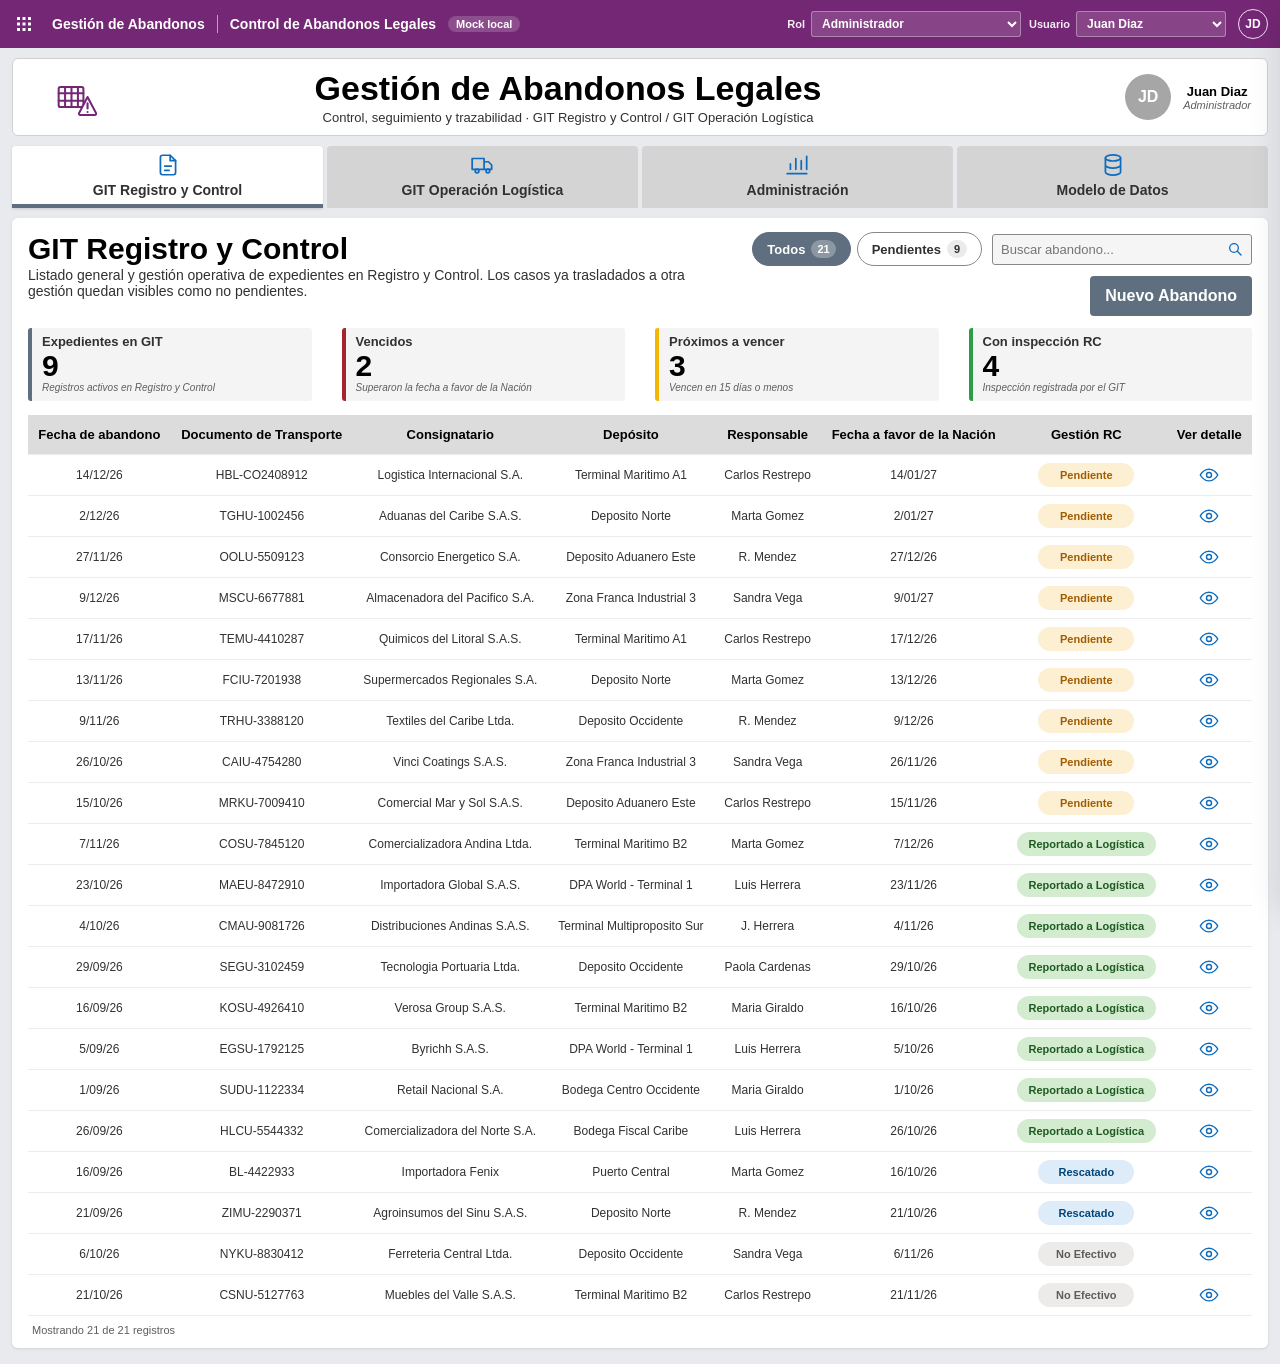
<file: index.html>
<!DOCTYPE html>
<html lang="es">
<head>
  <meta charset="UTF-8" />
  <meta http-equiv="refresh" content="0; url=webapp/index.html" />
  <title>Gestión de Abandonos Legales</title>
  <link rel="canonical" href="webapp/index.html" />
</head>
<body>
  <p>Redirigiendo a <a href="webapp/index.html">la aplicación</a>...</p>
</body>
</html>
</file>
<file: webapp/styles.css>
:root {
  --primary: #742774;
  --primary-dark: #5c1f5c;
  --accent: #0f6cbd;
  --btn: #5f6f7f;
  --btn-dark: #4a5866;
  --tab-bg: #d4d4d4;
  --surface: #ffffff;
  --background: #e8eaed;
  --surface-container: #faf9f8;
  --surface-container-low: #f4f3f2;
  --surface-container-high: #e9e8e7;
  --kpi-bg: #f4f4f4;
  --outline: #8a8886;
  --outline-variant: #d2d0ce;
  --text: #323130;
  --text-muted: #605e5c;
  --danger: #ba1a1a;
  --danger-bg: #ffdad6;
  --success: #0f6c45;
  --success-bg: #dff6dd;
  --warning: #8a6d00;
  --warning-bg: #fff4ce;
  --info: #004578;
  --info-bg: #deecf9;
  --closed: #5c5c5c;
  --closed-bg: #edebe9;
  --sidebar-width: 240px;
  --topbar-height: 48px;
  --shadow-panel: 0 10px 30px rgba(0, 0, 0, 0.12);
  --chip-ok-bg: #d3ebcf;
  --chip-ok: #1e5b22;
  --chip-warn-bg: #fdefd2;
  --chip-warn: #a15c00;
  --chip-bad-bg: #fbd3d1;
  --chip-bad: #a4262c;
}

* {
  box-sizing: border-box;
}

html, body {
  margin: 0;
  padding: 0;
  min-height: 100%;
  font-family: "Segoe UI", Arial, sans-serif;
  color: var(--text);
  background: var(--background);
}

button, input, select, textarea {
  font: inherit;
}

button {
  cursor: pointer;
}

.app-shell {
  min-height: 100vh;
}

/* ---------- Barra superior estilo Power Apps ---------- */
.pa-bar {
  position: sticky;
  top: 0;
  z-index: 50;
  height: var(--topbar-height);
  background: var(--primary);
  color: #fff;
  display: flex;
  align-items: center;
  justify-content: space-between;
  gap: 12px;
  padding: 0 12px 0 8px;
}

.pa-bar-left,
.pa-bar-right {
  display: flex;
  align-items: center;
  gap: 12px;
  min-width: 0;
}

.pa-waffle {
  width: 32px;
  height: 32px;
  display: inline-flex;
  align-items: center;
  justify-content: center;
}

.pa-bar-app {
  font-weight: 600;
  font-size: 14px;
  white-space: nowrap;
}

.pa-bar-sep {
  width: 1px;
  height: 18px;
  background: rgba(255, 255, 255, 0.55);
}

.pa-bar-name {
  font-size: 14px;
  font-weight: 600;
  white-space: nowrap;
  overflow: hidden;
  text-overflow: ellipsis;
}

.pa-bar-avatar {
  width: 30px;
  height: 30px;
  border-radius: 50%;
  border: 1px solid rgba(255, 255, 255, 0.85);
  display: inline-flex;
  align-items: center;
  justify-content: center;
  font-size: 12px;
  font-weight: 600;
  flex: 0 0 auto;
}

.mode-badge {
  padding: 2px 8px;
  border-radius: 10px;
  background: rgba(255, 255, 255, 0.18);
  color: #fff;
  font-size: 11px;
  font-weight: 600;
  white-space: nowrap;
}

.tester-shell {
  display: flex;
  gap: 8px;
  align-items: center;
}

.tester-field {
  display: flex;
  align-items: center;
  gap: 6px;
  font-size: 11px;
  font-weight: 600;
  color: rgba(255, 255, 255, 0.92);
}

.tester-field select {
  min-width: 150px;
  max-width: 210px;
  border: 1px solid rgba(255, 255, 255, 0.35);
  border-radius: 3px;
  background: rgba(255, 255, 255, 0.14);
  color: #fff;
  padding: 4px 6px;
  font-size: 12px;
  outline: 0;
}

.tester-field select:focus {
  border-color: #fff;
}

.tester-field select option {
  color: var(--text);
}

/* ---------- Marco de la aplicación ---------- */
.app-frame {
  max-width: 1600px;
  margin: 0 auto;
  padding: 10px 12px 16px;
}

.app-header {
  display: grid;
  grid-template-columns: 96px 1fr 240px;
  align-items: center;
  gap: 12px;
  padding: 10px 16px;
  border-radius: 6px;
  margin-bottom: 10px;
}

.app-logo {
  display: flex;
  justify-content: center;
}

.app-heading {
  text-align: center;
}

.app-title {
  margin: 0;
  font-size: 34px;
  line-height: 1.15;
  font-weight: 800;
  color: #000;
}

.app-subtitle {
  margin: 2px 0 0;
  font-size: 13px;
  color: var(--text);
}

.app-user {
  display: flex;
  align-items: center;
  justify-content: flex-end;
  gap: 12px;
}

.app-user-avatar {
  width: 46px;
  height: 46px;
  border-radius: 50%;
  background: #a6a6a6;
  color: #fff;
  display: inline-flex;
  align-items: center;
  justify-content: center;
  font-size: 16px;
  font-weight: 600;
  flex: 0 0 auto;
}

.app-user-info {
  text-align: center;
  min-width: 0;
}

.app-user-name {
  font-size: 13px;
  font-weight: 700;
  color: #000;
}

.app-user-role {
  font-size: 11px;
  font-style: italic;
  color: var(--text-muted);
}

/* ---------- Pestañas ---------- */
.pa-tabs {
  display: flex;
  gap: 4px;
  margin-bottom: 10px;
}

.pa-tab {
  flex: 1 1 0;
  display: flex;
  flex-direction: column;
  align-items: center;
  justify-content: center;
  gap: 4px;
  min-height: 56px;
  padding: 6px 10px;
  border: 0;
  border-bottom: 4px solid transparent;
  border-radius: 4px 4px 0 0;
  background: var(--tab-bg);
  color: var(--accent);
  font-size: 14px;
  font-weight: 600;
}

.pa-tab span {
  color: var(--text);
}

.pa-tab:hover {
  background: #c9ced3;
}

.pa-tab.active {
  background: var(--surface);
  border-bottom-color: var(--btn);
  box-shadow: 0 1px 3px rgba(0, 0, 0, 0.12);
}

.pa-tab.active span {
  color: var(--text);
  font-weight: 700;
}

.content {
  padding: 0;
}

.view {
  display: none;
}

.view.active {
  display: block;
}

.view-card {
  background: var(--surface);
  border-radius: 6px;
  padding: 14px 16px 12px;
  box-shadow: 0 1px 3px rgba(0, 0, 0, 0.1);
}

.search-shell {
  display: flex;
  align-items: center;
  gap: 6px;
  width: 260px;
  max-width: 100%;
  border: 1px solid #8a8886;
  border-radius: 3px;
  background: #f5f5f5;
  padding: 0 8px;
}

.search-shell svg {
  color: var(--accent);
  flex: 0 0 auto;
}

.search-input {
  width: 100%;
  border: 0;
  background: transparent;
  padding: 7px 0;
  outline: 0;
  font-size: 13px;
}

.search-shell:focus-within {
  border-color: var(--accent);
}


.page-header {
  display: flex;
  justify-content: space-between;
  align-items: flex-start;
  gap: 16px;
  margin-bottom: 12px;
}

.page-title {
  font-size: 30px;
  line-height: 1.1;
  font-weight: 800;
  color: #000;
  margin: 0 0 2px;
}

.page-subtitle {
  margin: 0;
  color: var(--text);
  font-size: 14px;
}

.page-actions {
  display: flex;
  align-items: center;
  gap: 10px;
  flex-wrap: wrap;
  justify-content: flex-end;
}

.button-row {
  display: flex;
  gap: 8px;
  flex-wrap: wrap;
}

.btn {
  border: 1px solid transparent;
  border-radius: 4px;
  padding: 10px 14px;
  min-height: 38px;
}

.btn-primary {
  background: var(--btn);
  color: #fff;
  font-weight: 600;
}

.btn-primary:hover {
  background: var(--btn-dark);
}

.btn-secondary {
  background: var(--surface);
  border-color: var(--outline);
  color: var(--text);
}

.btn-secondary:hover {
  background: var(--surface-container-low);
}

.btn-danger {
  background: var(--surface);
  border-color: var(--danger);
  color: var(--danger);
}

.btn-danger:hover {
  background: #fff5f5;
}

.btn-subtle {
  background: var(--surface-container-low);
  border-color: var(--outline-variant);
  color: var(--text);
}

.btn-subtle:hover {
  background: var(--closed-bg);
}

.btn-quiet {
  min-height: 34px;
  padding: 8px 12px;
}

.btn-link {
  background: transparent;
  border: 0;
  color: var(--accent);
  padding: 0;
}

.card {
  background: var(--surface);
  border: 1px solid var(--outline-variant);
}

.kpi-grid {
  display: grid;
  grid-template-columns: repeat(4, minmax(0, 1fr));
  gap: 30px;
  margin-bottom: 14px;
}

.kpi-card {
  padding: 6px 10px 8px;
  background: var(--kpi-bg);
  border: 0;
  border-left: 4px solid var(--btn);
  border-radius: 3px;
}

.kpi-card.kpi-red { border-left-color: #a4262c; }
.kpi-card.kpi-amber { border-left-color: #f2b705; }
.kpi-card.kpi-green { border-left-color: #2e9b47; }
.kpi-card.kpi-blue { border-left-color: var(--accent); }

.kpi-label {
  font-size: 13px;
  font-weight: 600;
  color: var(--text);
}

.kpi-value {
  font-size: 30px;
  line-height: 1.1;
  font-weight: 800;
  color: #000;
}

.kpi-note {
  font-size: 10px;
  font-style: italic;
  color: var(--text-muted);
}

.filters {
  display: flex;
  gap: 12px;
  align-items: center;
  flex-wrap: wrap;
  margin-bottom: 12px;
}

.tab-row {
  display: flex;
  gap: 8px;
  flex-wrap: wrap;
  margin-bottom: 12px;
}

.tab-button {
  border: 1px solid var(--outline-variant);
  background: var(--surface);
  color: var(--text-muted);
  padding: 8px 12px;
  font-size: 12px;
  font-weight: 600;
}

.tab-button.active {
  border-color: var(--primary);
  color: var(--primary);
  background: #eef6fc;
}

.filters .grow {
  margin-left: auto;
}

.field,
.field textarea,
.field input,
.field select {
  width: 100%;
}

.field label {
  display: block;
  margin-bottom: 6px;
  font-size: 12px;
  color: var(--text-muted);
  font-weight: 600;
}

.field input,
.field select,
.field textarea {
  border: 1px solid var(--outline);
  background: var(--surface);
  padding: 9px 10px;
  outline: 0;
}

.field input:focus,
.field select:focus,
.field textarea:focus {
  border-color: var(--primary);
}

.field input[readonly],
.field textarea[readonly],
.field select[disabled],
.field .calculated-input {
  background: var(--surface-container-low);
  color: var(--text);
  cursor: not-allowed;
}

.field textarea {
  min-height: 92px;
  resize: vertical;
}

.field-grid {
  display: grid;
  grid-template-columns: repeat(2, minmax(0, 1fr));
  gap: 12px;
}

.table-card {
  overflow: hidden;
  border: 0;
}

.table-scroll {
  overflow-x: auto;
}

table {
  width: 100%;
  border-collapse: collapse;
}

th, td {
  padding: 6px 10px;
  border-bottom: 1px solid #ececec;
  text-align: center;
  font-size: 12px;
}

th {
  background: #dcdcdc;
  color: #000;
  font-size: 13px;
  font-weight: 600;
  padding: 12px 10px;
}

td.cell-left,
th.cell-left {
  text-align: left;
}

tbody tr {
  background: var(--surface);
}

tbody tr:hover {
  background: var(--surface-container-low);
}

.row-clickable {
  cursor: pointer;
}

.chip {
  display: inline-flex;
  align-items: center;
  justify-content: center;
  min-width: 96px;
  padding: 6px 12px;
  border-radius: 999px;
  font-size: 11px;
  font-weight: 700;
  white-space: nowrap;
}

.chip-ok { color: var(--chip-ok); background: var(--chip-ok-bg); }
.chip-warn { color: var(--chip-warn); background: var(--chip-warn-bg); }
.chip-bad { color: var(--chip-bad); background: var(--chip-bad-bg); }
.chip-neutral { color: var(--closed); background: var(--closed-bg); }
.chip-info { color: var(--info); background: var(--info-bg); }

.footer-bar {
  display: flex;
  justify-content: space-between;
  align-items: center;
  padding: 8px 4px 0;
  font-size: 11px;
  color: var(--text-muted);
}

.eye-button {
  border: 0;
  background: transparent;
  color: var(--accent);
  width: 32px;
  height: 28px;
  border-radius: 4px;
  display: inline-flex;
  align-items: center;
  justify-content: center;
}

.eye-button:hover {
  background: #e5f1fb;
}

.overlay {
  position: fixed;
  inset: 0;
  background: rgba(0, 0, 0, 0.36);
  opacity: 0;
  pointer-events: none;
  transition: opacity 0.2s ease;
  z-index: 69;
}

.overlay.open {
  opacity: 1;
  pointer-events: auto;
}

.side-panel {
  position: fixed;
  top: 0;
  right: 0;
  width: min(460px, 100vw);
  height: 100vh;
  background: var(--surface);
  box-shadow: var(--shadow-panel);
  transform: translateX(100%);
  transition: transform 0.22s ease;
  z-index: 70;
  display: flex;
  flex-direction: column;
}

.side-panel.open {
  transform: translateX(0);
}

.panel-header {
  background: var(--primary);
  color: #fff;
  padding: 14px 16px;
  display: flex;
  justify-content: space-between;
  align-items: center;
}

.panel-title {
  margin: 0;
  font-size: 16px;
  font-weight: 600;
}

.panel-body {
  flex: 1;
  overflow: auto;
  padding: 18px 16px;
  background: var(--surface);
}

.panel-section {
  margin-bottom: 20px;
}

.panel-section h3 {
  margin: 0 0 12px;
  color: var(--primary);
  font-size: 13px;
  text-transform: uppercase;
  letter-spacing: 0.04em;
  border-bottom: 1px solid var(--outline-variant);
  padding-bottom: 6px;
}

.etapa-tracker {
  margin-bottom: 18px;
  padding: 8px 10px 4px;
  border: 1px solid var(--outline-variant);
  background: var(--surface-container);
  overflow-x: auto;
}

.etapa-tracker-title {
  margin-bottom: 8px;
  font-size: 10px;
  font-weight: 700;
  color: var(--text-muted);
  text-transform: uppercase;
  letter-spacing: 0.04em;
}

.etapa-track {
  display: flex;
  align-items: flex-start;
  justify-content: center;
  gap: 0;
  min-width: 0;
  width: fit-content;
  margin: 0 auto;
}

.etapa-item {
  display: flex;
  flex-direction: column;
  align-items: center;
  gap: 4px;
  min-width: 46px;
  flex: 0 0 auto;
}

.etapa-marker {
  width: 28px;
  height: 28px;
  border-radius: 50%;
  display: inline-flex;
  align-items: center;
  justify-content: center;
  font-size: 11px;
  font-weight: 700;
  border: 2px solid var(--outline-variant);
  background: var(--surface);
  color: var(--text-muted);
}

.etapa-marker-complete {
  border-color: #2ea44f;
  background: #2ea44f;
  color: #fff;
}

.etapa-marker-current {
  border-color: var(--primary);
  background: var(--primary);
  color: #fff;
}

.etapa-marker-pending {
  border-color: #a19f9d;
  background: #a19f9d;
  color: #fff;
}

.etapa-marker-skipped {
  border-color: #c8c6c4;
  background: #edebe9;
  color: #8a8886;
}

.etapa-label {
  text-align: center;
  font-size: 10px;
  line-height: 1.2;
  color: var(--text-muted);
}

.etapa-connector {
  height: 4px;
  width: 26px;
  flex: 0 0 26px;
  margin: 12px 3px 0;
  border-radius: 999px;
  background: #c8c6c4;
}

.etapa-connector.complete {
  background: #2ea44f;
}

.etapa-connector.pending {
  background: #c8c6c4;
}

.etapa-connector.skipped {
  height: 0;
  margin-top: 14px;
  border-radius: 0;
  background: transparent;
  border-top: 2px dashed #c8c6c4;
}

.panel-footer {
  padding: 14px 16px;
  background: var(--surface-container-low);
  border-top: 1px solid var(--outline-variant);
}

.panel-footer-actions {
  display: grid;
  gap: 10px;
}

.panel-footer-row {
  display: flex;
  gap: 8px;
  flex-wrap: wrap;
}

.panel-footer-row .btn {
  flex: 1 1 160px;
}

.panel-footer-row.panel-footer-row-cancel {
  justify-content: flex-end;
}

.panel-footer-row.panel-footer-row-cancel .btn {
  flex: 0 0 auto;
  min-width: 110px;
}

.panel-footer-actions-compact {
  gap: 8px;
}

.panel-footer-grid {
  display: grid;
  gap: 8px;
}

.panel-footer-grid-registro {
  grid-template-columns: repeat(2, minmax(0, 1fr));
}

.panel-footer-grid-registro .btn,
.panel-footer-placeholder {
  width: 100%;
  min-height: 40px;
}

.panel-footer-grid-registro .btn {
  padding: 9px 12px;
  white-space: nowrap;
}

.panel-footer-placeholder {
  display: block;
}

.model-card {
  border: 1px solid var(--outline-variant);
  background: var(--surface);
  margin-bottom: 16px;
}

.model-card-header {
  padding: 12px 14px;
  background: var(--surface-container-low);
  border-bottom: 1px solid var(--outline-variant);
}

.model-card-title {
  font-size: 14px;
  font-weight: 700;
  margin: 0 0 4px;
}

.model-card-subtitle {
  font-size: 12px;
  color: var(--text-muted);
  margin: 0;
}

.model-grid {
  display: grid;
  gap: 10px;
  padding: 14px;
}

.model-field {
  border: 1px solid var(--outline-variant);
  background: var(--surface-container-low);
  padding: 10px 12px;
}

.model-field-name {
  font-size: 13px;
  font-weight: 700;
  margin-bottom: 4px;
}

.model-field-meta {
  font-size: 12px;
  color: var(--text-muted);
}

.schema-hero {
  display: grid;
  grid-template-columns: 1.2fr 120px 1fr;
  gap: 16px;
  align-items: stretch;
  margin-bottom: 20px;
}

.schema-box {
  border: 1px solid var(--outline-variant);
  background: var(--surface);
  min-height: 240px;
}

.schema-box-header {
  padding: 14px 16px;
  background: var(--surface-container-low);
  border-bottom: 1px solid var(--outline-variant);
}

.schema-box-title {
  margin: 0 0 4px;
  font-size: 18px;
  font-weight: 700;
}

.schema-box-subtitle {
  margin: 0;
  color: var(--text-muted);
  font-size: 13px;
}

.schema-box-body {
  padding: 16px;
}

.schema-key-list {
  display: grid;
  gap: 10px;
}

.schema-key-item {
  border: 1px solid var(--outline-variant);
  background: var(--surface-container-low);
  padding: 10px 12px;
}

.schema-key-name {
  font-size: 13px;
  font-weight: 700;
}

.schema-key-note {
  font-size: 12px;
  color: var(--text-muted);
  margin-top: 4px;
}

.schema-link {
  display: flex;
  align-items: center;
  justify-content: center;
  color: var(--primary);
  font-size: 32px;
  font-weight: 700;
}

.schema-link span {
  display: inline-flex;
  align-items: center;
  justify-content: center;
  width: 88px;
  height: 88px;
  border: 2px dashed var(--primary);
  background: #eef6fc;
}

.schema-summary-grid {
  display: grid;
  grid-template-columns: repeat(3, minmax(0, 1fr));
  gap: 16px;
  margin-bottom: 20px;
}

.schema-summary-card {
  border: 1px solid var(--outline-variant);
  background: var(--surface);
  padding: 14px 16px;
}

.schema-summary-title {
  margin: 0 0 6px;
  font-size: 13px;
  font-weight: 700;
  color: var(--text-muted);
  text-transform: uppercase;
}

.schema-summary-text {
  margin: 0;
  font-size: 14px;
}

.schema-table-card {
  border: 1px solid var(--outline-variant);
  background: var(--surface);
  margin-bottom: 20px;
}

.schema-table-header {
  padding: 14px 16px;
  border-bottom: 1px solid var(--outline-variant);
  background: var(--surface-container-low);
}

.schema-table-grid {
  overflow: auto;
}

.schema-table-grid table td,
.schema-table-grid table th {
  vertical-align: top;
}

@media (max-width: 980px) {
  .schema-hero {
    grid-template-columns: 1fr;
  }

  .schema-link {
    min-height: 72px;
  }

  .schema-summary-grid {
    grid-template-columns: 1fr;
  }
}

.empty-state {
  color: var(--text-muted);
  font-size: 12px;
}

.empty-state {
  padding: 24px;
  text-align: center;
  background: var(--surface);
  border: 1px dashed var(--outline-variant);
}

.checkbox-grid {
  display: grid;
  grid-template-columns: repeat(2, minmax(0, 1fr));
  gap: 12px;
}

.toggle-box {
  display: flex;
  justify-content: space-between;
  align-items: center;
  padding: 10px 12px;
  border: 1px solid var(--outline-variant);
  background: var(--surface-container-low);
}

.meta-caption {
  display: flex;
  gap: 12px;
  flex-wrap: wrap;
  color: var(--text-muted);
  font-size: 12px;
  margin-top: 6px;
}

@media (max-width: 1080px) {
  .kpi-grid {
    grid-template-columns: repeat(2, minmax(0, 1fr));
  }
}

@media (max-width: 1080px) {
  .app-header {
    grid-template-columns: 1fr;
    justify-items: center;
  }

  .app-user {
    justify-content: center;
  }
}

@media (max-width: 860px) {
  .pa-bar-name,
  .pa-bar-sep {
    display: none;
  }

  .tester-field span {
    display: none;
  }

  .tester-field select {
    min-width: 110px;
  }

  .app-title {
    font-size: 24px;
  }

  .pa-tab {
    font-size: 12px;
  }

  .kpi-grid {
    gap: 12px;
  }

  .page-header {
    flex-direction: column;
    align-items: stretch;
  }

  .page-actions {
    justify-content: flex-start;
  }
}

@media (max-width: 720px) {
  .app-frame {
    padding: 8px;
  }

  .field-grid,
  .checkbox-grid,
  .kpi-grid {
    grid-template-columns: 1fr;
  }

  .pa-tabs {
    overflow-x: auto;
  }

  .pa-tab {
    flex: 0 0 auto;
    min-width: 130px;
  }

  .tester-shell {
    display: none;
  }

  .pa-bar-app {
    display: none;
  }
}

/* ---------- Detalle de caso a pantalla completa ---------- */
.side-panel {
  width: 100vw;
  background: var(--background);
}

.panel-header {
  padding: 14px 24px;
}

.panel-body {
  padding: 20px 24px;
  background: var(--background);
}

.panel-body > *,
.panel-footer > * {
  max-width: 1200px;
  margin-left: auto;
  margin-right: auto;
}

.panel-body {
  display: flex;
  flex-direction: column;
}

.panel-body > .panel-section,
.panel-body > .etapa-tracker {
  width: 100%;
  background: var(--surface);
  border-radius: 6px;
  padding: 16px 20px;
  box-shadow: 0 1px 3px rgba(0, 0, 0, 0.1);
}

.panel-body .field-grid {
  grid-template-columns: repeat(3, minmax(0, 1fr));
}

.panel-body .checkbox-grid {
  grid-template-columns: repeat(3, minmax(0, 1fr));
}

.panel-footer {
  padding: 12px 24px;
}

.panel-footer .panel-footer-row-cancel {
  justify-content: flex-end;
}

@media (max-width: 860px) {
  .panel-body .field-grid,
  .panel-body .checkbox-grid {
    grid-template-columns: repeat(2, minmax(0, 1fr));
  }
}

@media (max-width: 560px) {
  .panel-body,
  .panel-header,
  .panel-footer {
    padding-left: 12px;
    padding-right: 12px;
  }

  .panel-body .field-grid,
  .panel-body .checkbox-grid {
    grid-template-columns: 1fr;
  }
}

.panel-body > * {
  flex: 0 0 auto;
}

.panel-body .etapa-tracker {
  overflow: visible;
}

.panel-section {
  display: grid;
  grid-template-columns: repeat(3, minmax(0, 1fr));
  gap: 12px 16px;
  align-content: start;
}

.panel-section > :not(.field):not(.field-grid),
.panel-section .field:has(textarea) {
  grid-column: 1 / -1;
}

.panel-section > .field-grid {
  display: contents;
}

.panel-section > h3 {
  margin-bottom: 0;
}

@media (max-width: 860px) {
  .panel-section {
    grid-template-columns: repeat(2, minmax(0, 1fr));
  }
}

@media (max-width: 560px) {
  .panel-section {
    grid-template-columns: 1fr;
  }
}

.panel-footer-grid-registro {
  grid-template-columns: repeat(3, minmax(0, 1fr));
}

@media (max-width: 560px) {
  .panel-footer-grid-registro {
    grid-template-columns: repeat(2, minmax(0, 1fr));
  }
}

/* ---------- Filtros ---------- */
.filter-bar {
  display: flex;
  align-items: center;
  gap: 6px;
}

.filter-chip {
  display: inline-flex;
  align-items: center;
  gap: 6px;
  padding: 7px 14px;
  border: 1px solid #8a8886;
  border-radius: 999px;
  background: var(--surface);
  color: var(--text);
  font-size: 13px;
  font-weight: 600;
}

.filter-chip:hover {
  background: #eef0f2;
}

.filter-chip.active {
  background: var(--btn);
  border-color: var(--btn);
  color: #fff;
}

.filter-count {
  min-width: 20px;
  padding: 0 6px;
  border-radius: 999px;
  background: rgba(0, 0, 0, 0.08);
  font-size: 11px;
  line-height: 18px;
  text-align: center;
}

.filter-chip.active .filter-count {
  background: rgba(255, 255, 255, 0.28);
}

/* ---------- Adjuntos ---------- */
.adjuntos-list {
  display: grid;
  gap: 8px;
  margin-bottom: 10px;
}

.adjunto-item {
  display: flex;
  align-items: center;
  flex-wrap: wrap;
  gap: 4px 10px;
  padding: 8px 10px;
  border: 1px solid var(--outline-variant);
  background: var(--surface-container-low);
}

.adjunto-link {
  color: var(--accent);
  font-weight: 600;
  font-size: 13px;
  text-decoration: none;
  word-break: break-all;
}

.adjunto-link:hover {
  text-decoration: underline;
}

.adjunto-meta {
  color: var(--text-muted);
  font-size: 11px;
}

.adjunto-remove {
  margin-left: auto;
  font-size: 12px;
  color: var(--danger);
}

.adjunto-upload {
  display: flex;
  align-items: center;
  gap: 8px;
  flex-wrap: wrap;
}

.adjunto-upload input[type="file"] {
  flex: 1 1 auto;
  min-width: 0;
  font-size: 12px;
}

.field-hint {
  margin: 6px 0 0;
  color: var(--text-muted);
  font-size: 11px;
}
</file>
